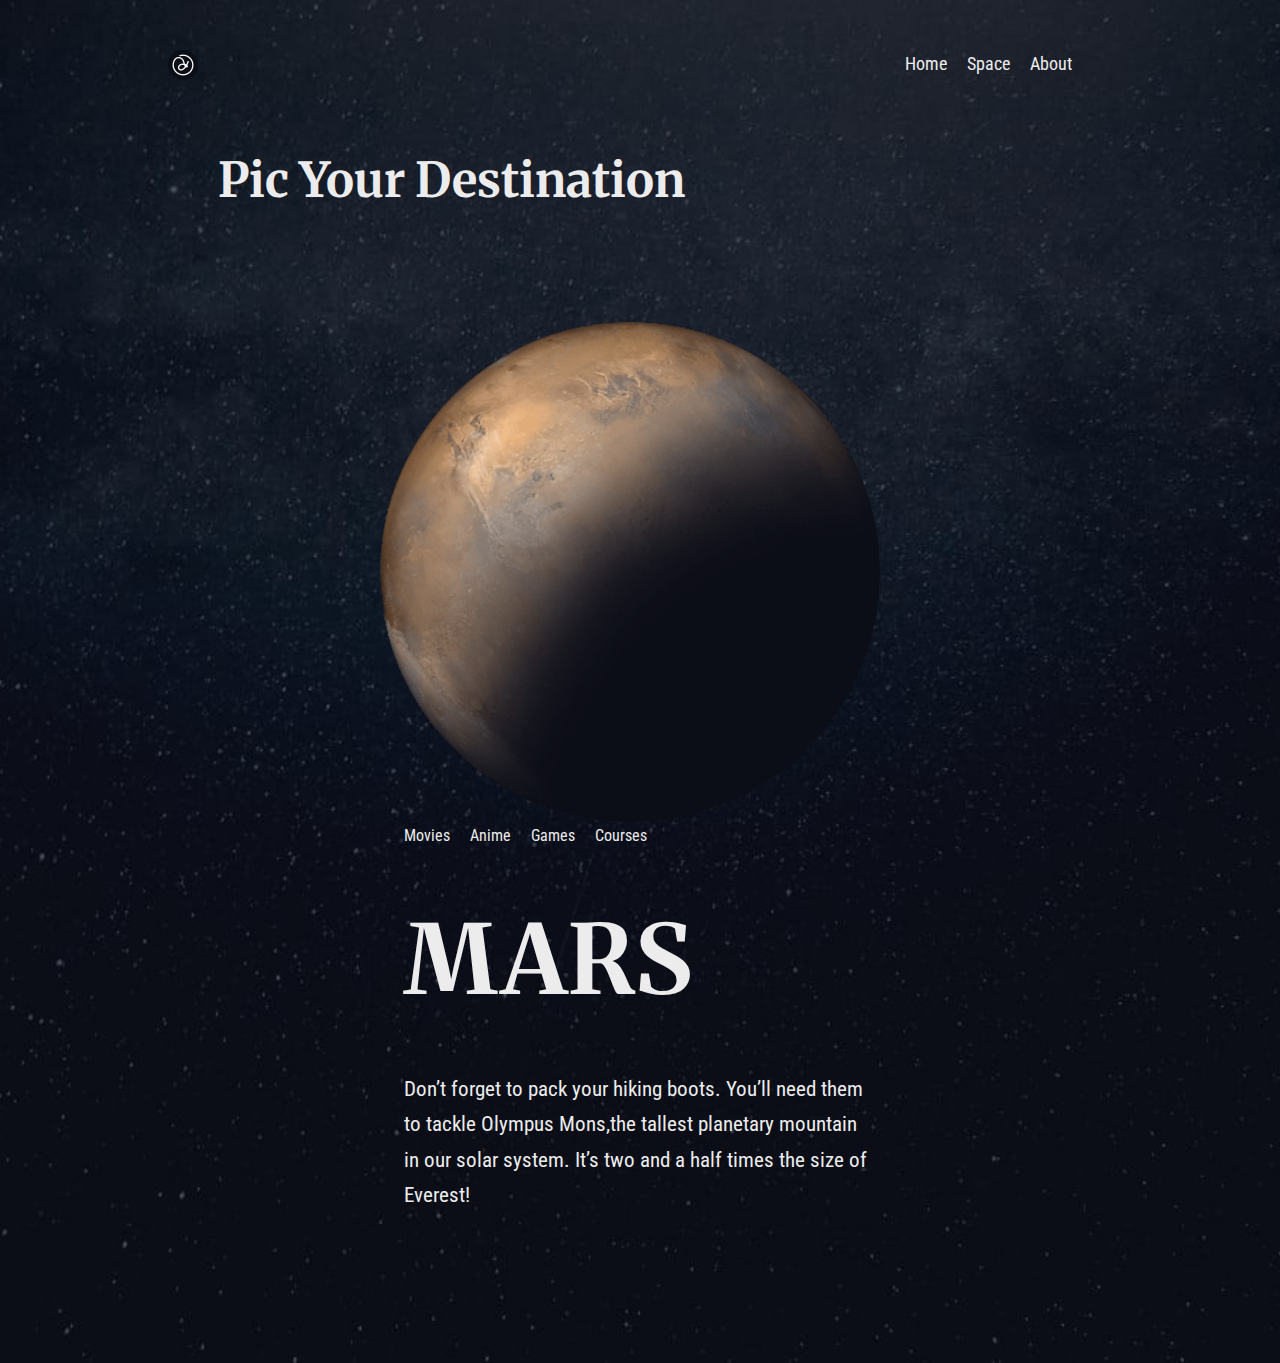
<file: space.html>
<!DOCTYPE html>
<html lang="en">
<head>
    <meta charset="UTF-8">
    <meta http-equiv="X-UA-Compatible" content="IE=edge">
    <meta name="viewport" content="width=device-width, initial-scale=1.0">
    <link rel="icon" href="images/favicon-space.ico">
    <link href="https://fonts.googleapis.com/css2?family=Merriweather:ital@1&family=Roboto+Condensed:ital@1&display=swap" rel="stylesheet">
    <link rel="stylesheet" href="Space.css">
    <title>Space</title>
</head>
<body>
    <header class="container">
        <div class="navbar">
            <img class="logo" src="images/R-logo.gif" alt="logo">
            <nav>
                <ul>
                  <li>
                    <a href="index.html">Home</a>
                  </li>
                  <li>
                    <a href="space.html">Space</a>
                  </li>
                  <li>
                    <a href="about.html">About</a>
                  </li>
                </ul>
              </nav>    
        </div>

        <h1>Pic Your Destination</h1>
        <div class="Container--items">
            <img src="images/destination/image-mars.png" alt="Mars">
                <div class="Container--items--inner">
                    <ul>
                        <li>
                            <a href="links/Movies.html">Movies</a>
                        </li>
                        <li>
                            <a href="links/Anime.html">Anime</a>
                        </li>
                        <li>
                            <a href="links/Games.html">Games</a>
                        </li>
                        <li>
                            <a href="links/Courses.html">Courses</a>
                        </li>
                    </ul>
                    <div class="content--box">
                    <h2>MARS</h2>
                    <p>Don’t forget to pack your hiking boots. You’ll need them to tackle Olympus Mons,the tallest planetary mountain in our solar system. It’s two and a half times the size of Everest!
                    </p>
                    </div>
                </div>    
        </div>
    
    </header>
   
    
  
  
</body>
</html>
</file>
<file: Space.css>
*{
    margin: 0;
    padding: 0;
    box-sizing: border-box;
}

body{
    margin: auto;
    width: 100%;
    line-height: 1.7;
    font-family: 'Roboto Condensed', sans-serif;
    background-image: url(images/destination/background-destination-desktop.jpg);
    background-position: center;
    background-repeat: no-repeat;
    background-size: cover;
    padding: 50px;
    color: #ECECEC;
}

h1{
    margin-top: 60px;
    margin-left: 50px;
    font-size: 3rem;
    font-family: 'Merriweather', serif;

    animation: Moveinleft;
    animation-duration: 2s;
}

h2{
    font-size: 6rem;
    font-family: 'Merriweather', serif;
    margin-top: 30px;
    margin-bottom: 30px;
}

p{
    font-size: 1.3rem;
}

.logo{
    margin-left: 20px;
    background-image: url(images/destination/background-destination-mobile.jpg);
    width: 25px;
    border-radius: 50%;
}

/*  NAVBAR */

.container{
    width: 80%;
    max-width: 1200px;
    margin: auto;
}
.navbar{
    font-size: 1.1rem;
    margin: auto;
    max-width: 1200px;
    display: flex;
    flex-direction: row;
    justify-content: space-between;
    
  }
  
  .logo{
    margin-left: 20px;
    border-radius: 50%;
    width: 30px;
   
    background-color: #3A3845;
    margin: 0;
  }
  
  .navbar, ul{
    list-style-type: none;
    padding: 0;
    display: flex;
  }
  
  .navbar, a{
    color: #ECECEC;
    text-decoration: none;
    padding-right: 20px;
  }
  
  .navbar, a:hover{
    color: #4D96FF;
    transition: 1s;
    cursor: pointer;
  }
  


  /* CONTAINER */



.Container--items{
    flex-basis: 90%;
    display: flex;
    flex-wrap: wrap;
    margin: 100px auto;
    justify-content: space-around;
}  

.Container--items--inner{
    width: 50%;
}

img{
    width: 500px;
    margin-right: 20px;
}





/* ANIMATION  */

@keyframes Moveinleft {
    0%{
      transform: translateY(-100px);
      opacity: 0;
    }
  
    50%{
      transform: translateX(40px);
      color: #3A3845;
      opacity: 0.5
    }
  
    100%{
      transition: translateY(0);
      color: #ECECEC;
      opacity: 1;
   }
  }




  @media screen and (max-width: 760px){
      body{
          text-align: center;
        padding: 0;
        width: 100%;
        background-image: url(images/technology/background-technology-mobile.jpg);
        background-position: center;
        background-repeat: no-repeat;
        background-size: cover;
      }  
      
      .logo{
           margin-left: 0;
      }
      
      img{
          width: 100%;
      }

      .logo{
        margin-left: 10px;
       width: 20px;
      }
    
      .navbar{
        padding-right: 0;
        flex-direction: column;
      }
    
      ul{
        margin: auto;
        width: 30%;
        padding: 0;
        flex-direction: column;
      }
    
      li{
        border-bottom: 1px solid;
      }
    
      li, a{
        margin-bottom: 10px;
      }

      .content--box{
          text-align: left;
      }
  }
</file>
